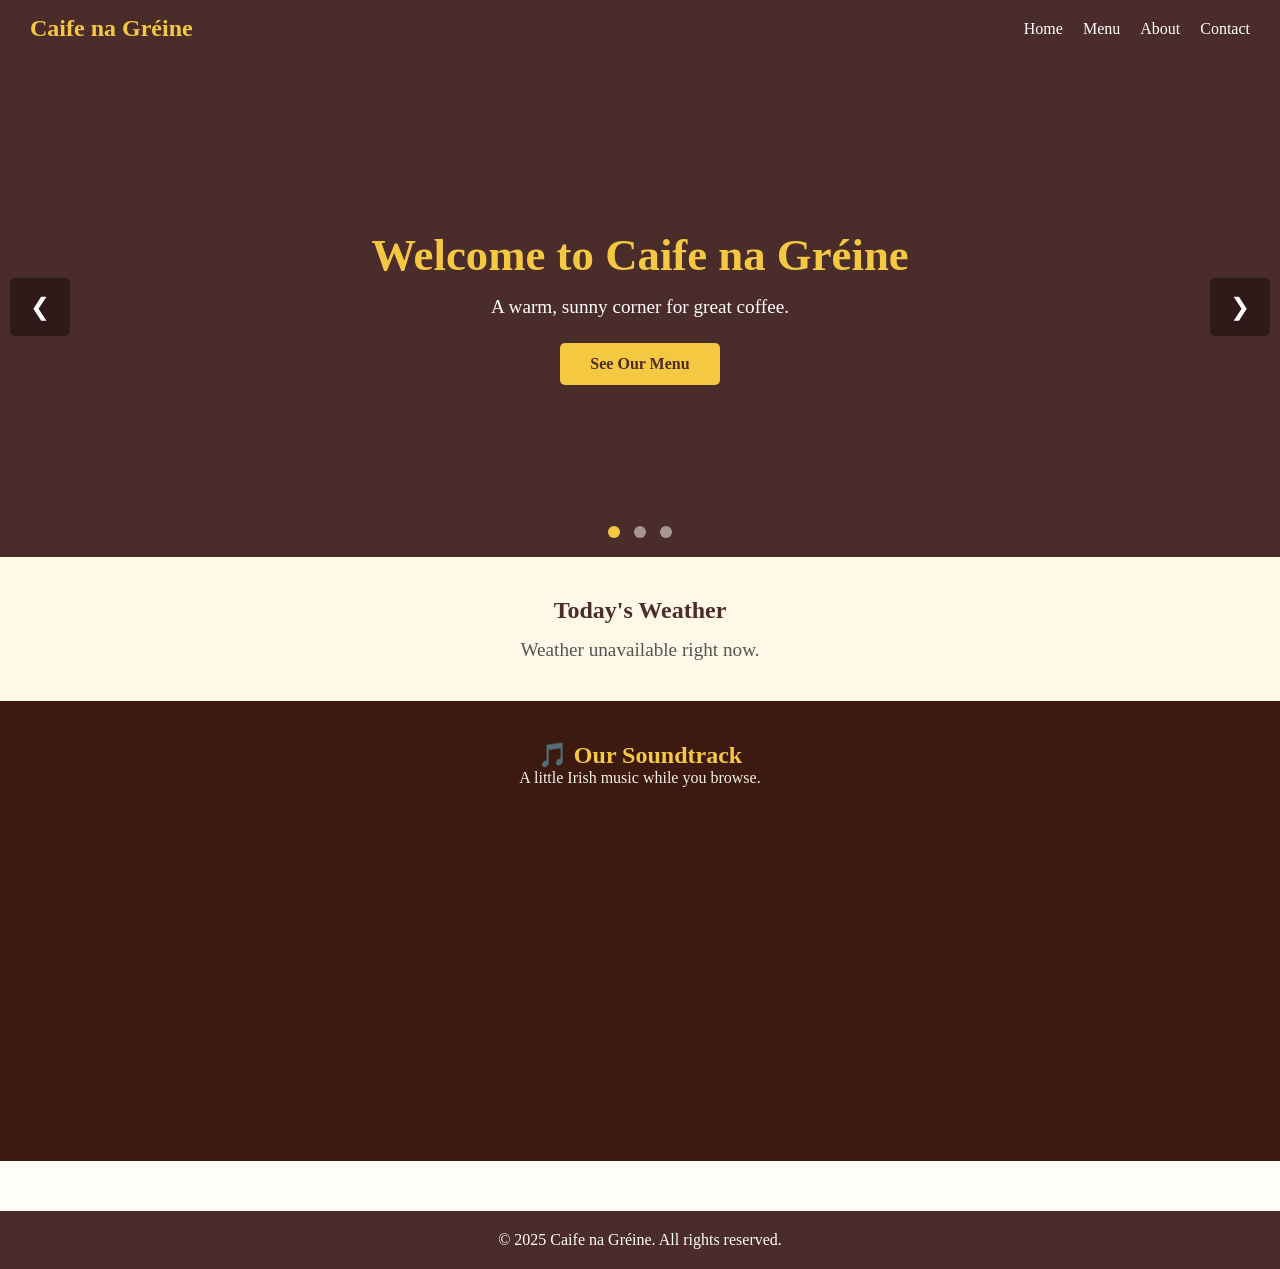
<file: index.html>
<!DOCTYPE html>
<html lang="en">
<head>
  <meta charset="UTF-8">
  <meta name="viewport" content="width=device-width, initial-scale=1.0">
  <meta name="description" content="Caife na Gréine - A warm Irish coffee shop serving fresh coffee and homemade pastries.">
  <meta name="keywords" content="coffee shop, cafe, Irish cafe, fresh coffee, Caife na Greine">
  <meta name="author" content="Caife na Gréine">
  <title>Caife na Gréine | Home</title>
  <link rel="stylesheet" href="css/style.css">
</head>
<body>
  <header>
    <nav>
      <div class="logo">Caife na Gréine</div>
      <ul>
        <li><a href="index.html">Home</a></li>
        <li><a href="menu.html">Menu</a></li>
        <li><a href="about.html">About</a></li>
        <li><a href="contact.html">Contact</a></li>
      </ul>
    </nav>
  </header>

  <!-- IMAGE SLIDER -->
  <section class="slider">
    <div class="slides">
      <div class="slide active" style="background-color: #4a2c2a;">
        <div class="slide-text">
          <h1>Welcome to Caife na Gréine</h1>
          <p>A warm, sunny corner for great coffee.</p>
          <a href="menu.html" class="btn">See Our Menu</a>
        </div>
      </div>
      <div class="slide" style="background-color: #6b3f3a;">
        <div class="slide-text">
          <h1>Freshly Brewed Every Morning</h1>
          <p>From espresso to cold brew — we've got your cup.</p>
          <a href="menu.html" class="btn">Explore Drinks</a>
        </div>
      </div>
      <div class="slide" style="background-color: #3b1f1e;">
        <div class="slide-text">
          <h1>Homemade Pastries Daily</h1>
          <p>Baked fresh every morning with love.</p>
          <a href="contact.html" class="btn">Book a Table</a>
        </div>
      </div>
    </div>
    <button class="slider-btn" id="prev">&#10094;</button>
    <button class="slider-btn" id="next">&#10095;</button>
    <div class="dots">
      <span class="dot active" data-index="0"></span>
      <span class="dot" data-index="1"></span>
      <span class="dot" data-index="2"></span>
    </div>
  </section>

  <!-- WEATHER WIDGET -->
  <section class="weather-widget">
    <h2>Today's Weather</h2>
    <div id="weather">Loading weather...</div>
  </section>

<!-- SOUNDTRACK -->
<section style="padding: 40px; text-align: center; background: #3d1a0f;">
  <h2 style="color: #f5c842;">🎵 Our Soundtrack</h2>
  <p style="color: #f5f0e8; margin-bottom: 15px;">A little Irish music while you browse.</p>
  <iframe width="560" height="315"
    src="https://www.youtube.com/embed/U5Hmwh4US6U?
    si=GAiuTHxu7kx6kAtf&amp;start=49" title="Youtube Video Player"
    frameborder="0" allow="accelerometer; autoplay; clipboard-write;
    encrypted media; gyroscope; picture-in-picture; web-share"
    referrerpolicy=strict-origin-when-cross-origin" allowfullscreen ></iframe>


</section>

<footer>
  <p>&copy; 2025 Caife na Gréine. All rights reserved.</p>
</footer>
  <script>
    // SLIDER
    var current = 0;
    var slides = document.querySelectorAll('.slide');
    var dots = document.querySelectorAll('.dot');

    function goToSlide(n) {
      slides[current].classList.remove('active');
      dots[current].classList.remove('active');
      current = (n + slides.length) % slides.length;
      slides[current].classList.add('active');
      dots[current].classList.add('active');
      document.querySelector('.slides').style.transform = 'translateX(-' + (current * 100) + '%)';
    }

    document.getElementById('prev').addEventListener('click', function() { goToSlide(current - 1); });
    document.getElementById('next').addEventListener('click', function() { goToSlide(current + 1); });
    dots.forEach(function(dot) {
      dot.addEventListener('click', function() {
        goToSlide(parseInt(this.getAttribute('data-index')));
      });
    });
    setInterval(function() { goToSlide(current + 1); }, 4000);

    // WEATHER
    fetch('https://api.open-meteo.com/v1/forecast?latitude=53.3498&longitude=-6.2603&current_weather=true')
      .then(function(r) { return r.json(); })
      .then(function(data) {
        var temp = data.current_weather.temperature;
        var wind = data.current_weather.windspeed;
        var code = data.current_weather.weathercode;
        var desc = 'Clear skies';
        if (code >= 1 && code <= 3) desc = 'Partly cloudy';
        if (code >= 45 && code <= 48) desc = 'Foggy';
        if (code >= 51 && code <= 67) desc = 'Rainy';
        if (code >= 71 && code <= 77) desc = 'Snowy';
        if (code >= 80 && code <= 82) desc = 'Showers';
        if (code >= 95) desc = 'Thunderstorms';
        document.getElementById('weather').innerHTML = '🌤️ Dublin: ' + temp + '°C — ' + desc + ' | 💨 Wind: ' + wind + ' km/h';
      })
      .catch(function() {
        document.getElementById('weather').innerText = 'Weather unavailable right now.';
      });
  </script>

</body>
</html>
</file>
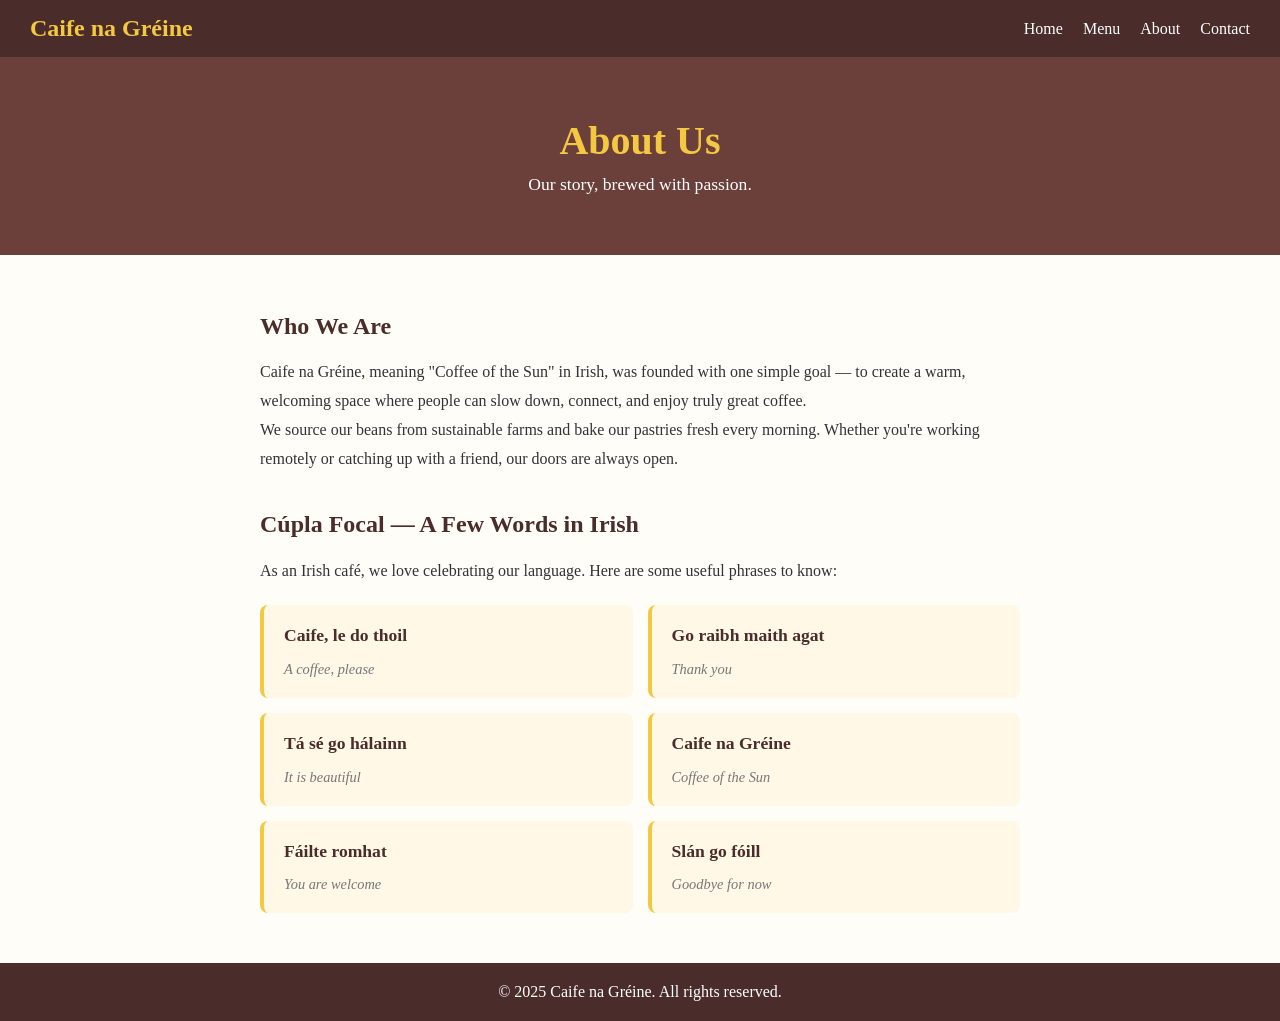
<file: about.html>
<!DOCTYPE html>
<html lang="en">
<head>
  <meta charset="UTF-8">
  <meta name="viewport" content="width=device-width, initial-scale=1.0">
  <meta name="description" content="Learn about Caife na Gréine, our story, our values and our love of great coffee.">
  <meta name="keywords" content="about us, Irish cafe, coffee shop story, Caife na Greine">
  <title>Caife na Gréine | About</title>
  <link rel="stylesheet" href="css/style.css">
</head>
<body>

  <header>
    <nav>
      <div class="logo">Caife na Gréine</div>
      <ul>
        <li><a href="index.html">Home</a></li>
        <li><a href="menu.html">Menu</a></li>
        <li><a href="about.html">About</a></li>
        <li><a href="contact.html">Contact</a></li>
      </ul>
    </nav>
  </header>

  <section class="page-hero">
    <h1>About Us</h1>
    <p>Our story, brewed with passion.</p>
  </section>

  <section class="about-content">
    <h2>Who We Are</h2>
    <p>Caife na Gréine, meaning "Coffee of the Sun" in Irish, was founded with one simple goal — to create a warm, welcoming space where people can slow down, connect, and enjoy truly great coffee.</p>
    <p>We source our beans from sustainable farms and bake our pastries fresh every morning. Whether you're working remotely or catching up with a friend, our doors are always open.</p>

  <h2>Cúpla Focal — A Few Words in Irish</h2>
    <p>As an Irish café, we love celebrating our language. Here are some useful phrases to know:</p>

    <div class="gaeilge-section">
      <div class="gaeilge-card">
        <span class="irish">Caife, le do thoil</span>
        <span class="english">A coffee, please</span>
      </div>
      <div class="gaeilge-card">
        <span class="irish">Go raibh maith agat</span>
        <span class="english">Thank you</span>
      </div>
      <div class="gaeilge-card">
        <span class="irish">Tá sé go hálainn</span>
        <span class="english">It is beautiful</span>
      </div>
      <div class="gaeilge-card">
        <span class="irish">Caife na Gréine</span>
        <span class="english">Coffee of the Sun</span>
      </div>
      <div class="gaeilge-card">
        <span class="irish">Fáilte romhat</span>
        <span class="english">You are welcome</span>
      </div>
      <div class="gaeilge-card">
        <span class="irish">Slán go fóill</span>
        <span class="english">Goodbye for now</span>
      </div>
    </div>
  </section>

  <footer>
    <p>&copy; 2025 Caife na Gréine. All rights reserved.</p>
  </footer>

  <script src="js/script.js"></script>
</body>
</html>
</file>
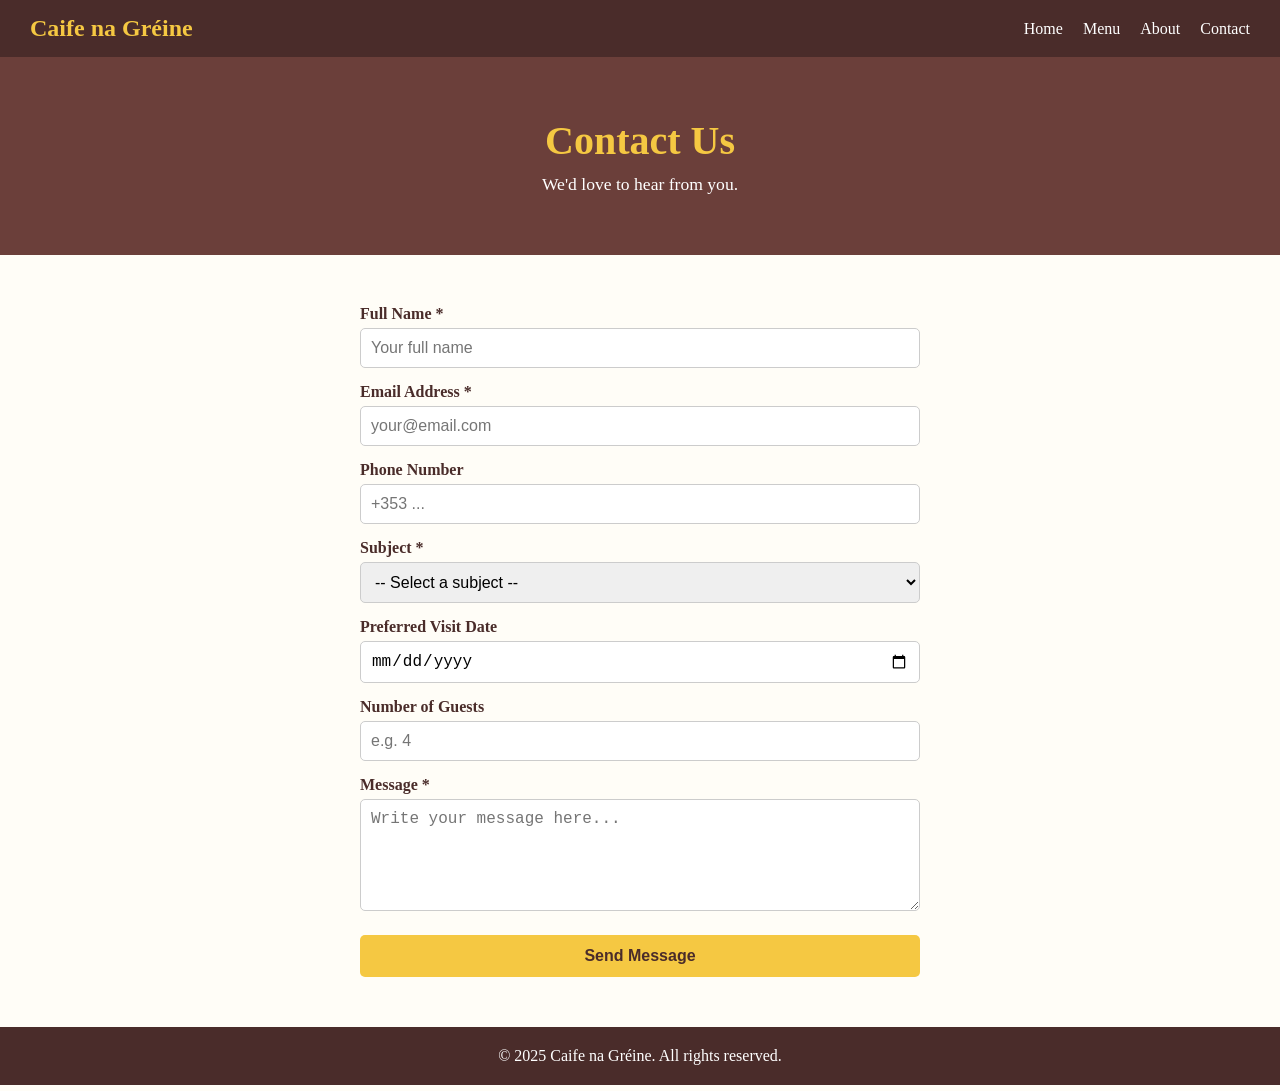
<file: contact.html>
<!DOCTYPE html>
<html lang="en">
<head>
  <meta charset="UTF-8">
  <meta name="viewport" content="width=device-width, initial-scale=1.0">
  <meta name="description" content="Contact Caife na Gréine - get in touch, make a booking or send us a message.">
  <meta name="keywords" content="contact, booking, coffee shop, Caife na Greine">
  <title>Caife na Gréine | Contact</title>
  <link rel="stylesheet" href="css/style.css">
</head>
<body>

  <header>
    <nav>
      <div class="logo">Caife na Gréine</div>
      <ul>
        <li><a href="index.html">Home</a></li>
        <li><a href="menu.html">Menu</a></li>
        <li><a href="about.html">About</a></li>
        <li><a href="contact.html">Contact</a></li>
      </ul>
    </nav>
  </header>

  <section class="page-hero">
    <h1>Contact Us</h1>
    <p>We'd love to hear from you.</p>
  </section>

  <section class="contact-section">
    <form id="contact-form">

      <label for="name">Full Name *</label>
      <input type="text" id="name" name="name" placeholder="Your full name" required>

      <label for="email">Email Address *</label>
      <input type="email" id="email" name="email" placeholder="your@email.com" required>

      <label for="phone">Phone Number</label>
      <input type="tel" id="phone" name="phone" placeholder="+353 ...">

      <label for="subject">Subject *</label>
      <select id="subject" name="subject" required>
        <option value="">-- Select a subject --</option>
        <option value="general">General Enquiry</option>
        <option value="booking">Table Booking</option>
        <option value="catering">Catering Request</option>
        <option value="feedback">Feedback</option>
      </select>

      <label for="visit-date">Preferred Visit Date</label>
      <input type="date" id="visit-date" name="visit-date">

      <label for="guests">Number of Guests</label>
      <input type="number" id="guests" name="guests" min="1" max="20" placeholder="e.g. 4">

      <label for="message">Message *</label>
      <textarea id="message" name="message" rows="5" placeholder="Write your message here..." required></textarea>

      <button type="submit" class="btn">Send Message</button>

      <p id="form-confirmation" style="display:none; color:green;">
        Thank you! Your message has been sent.
      </p>

    </form>
  </section>

  <footer>
    <p>&copy; 2025 Caife na Gréine. All rights reserved.</p>
  </footer>

  <script src="js/script.js"></script>
</body>
</html>
</file>
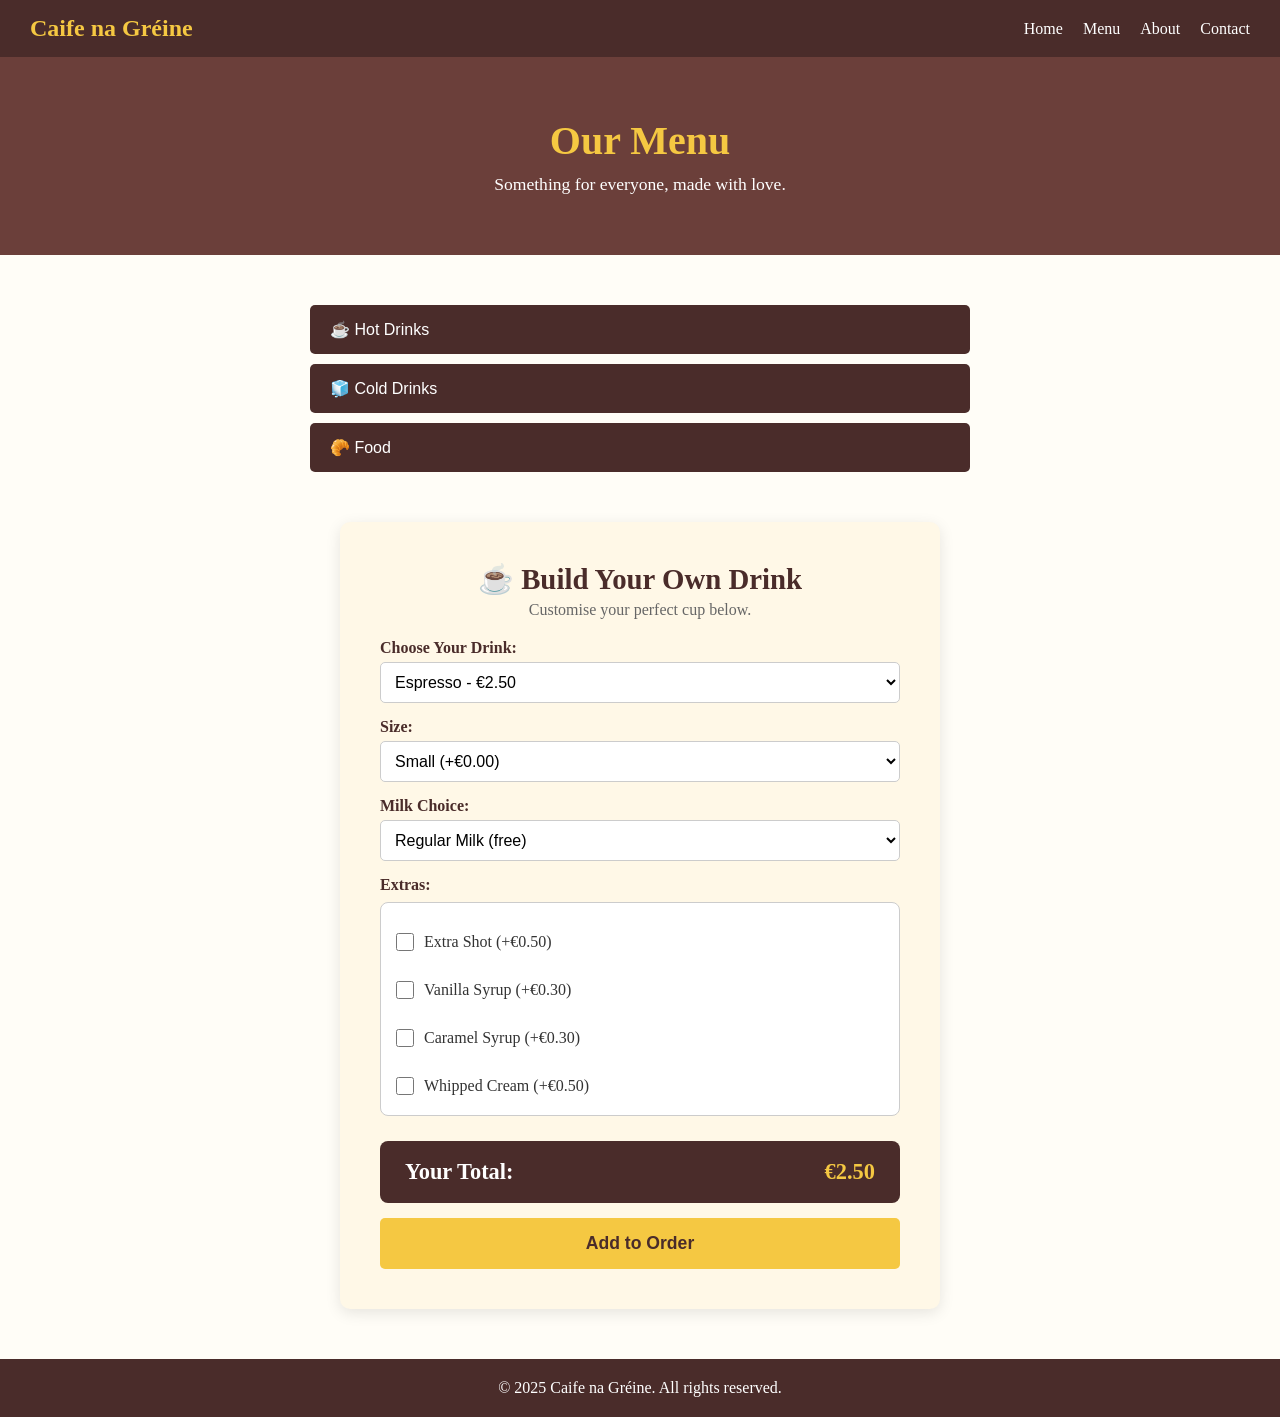
<file: menu.html>
<!DOCTYPE html>
<html lang="en">
<head>
  <meta charset="UTF-8">
  <meta name="viewport" content="width=device-width, initial-scale=1.0">
  <meta name="description" content="Caife na Gréine menu - explore our fresh coffee, teas and homemade pastries.">
  <meta name="keywords" content="coffee menu, cafe menu, pastries, Irish cafe, Caife na Greine">
  <title>Caife na Gréine | Menu</title>
  <link rel="stylesheet" href="css/style.css">
</head>
<body>

  <header>
    <nav>
      <div class="logo">Caife na Gréine</div>
      <ul>
        <li><a href="index.html">Home</a></li>
        <li><a href="menu.html">Menu</a></li>
        <li><a href="about.html">About</a></li>
        <li><a href="contact.html">Contact</a></li>
      </ul>
    </nav>
  </header>

  <section class="page-hero">
    <h1>Our Menu</h1>
    <p>Something for everyone, made with love.</p>
  </section>

  <!-- ACCORDION MENU -->
  <section class="accordion-section">

    <div class="accordion">
      <button class="accordion-btn">☕ Hot Drinks</button>
      <div class="accordion-content">
        <ul>
          <li>Espresso - €2.50</li>
          <li>Americano - €3.00</li>
          <li>Cappuccino - €3.50</li>
          <li>Latte - €3.50</li>
          <li>Irish Breakfast Tea - €2.50</li>
        </ul>
      </div>
    </div>

    <div class="accordion">
      <button class="accordion-btn">🧊 Cold Drinks</button>
      <div class="accordion-content">
        <ul>
          <li>Iced Latte - €4.00</li>
          <li>Cold Brew - €4.00</li>
          <li>Iced Matcha - €4.50</li>
          <li>Fresh Lemonade - €3.00</li>
        </ul>
      </div>
    </div>

    <div class="accordion">
      <button class="accordion-btn">🥐 Food</button>
      <div class="accordion-content">
        <ul>
          <li>Butter Croissant - €2.50</li>
          <li>Banana Bread - €3.00</li>
          <li>Scone with Jam & Cream - €3.50</li>
          <li>Toasted Sandwich - €5.50</li>
        </ul>
      </div>
    </div>

  </section>

  <!-- DRINK BUILDER -->
  <section class="drink-builder">
    <h2>☕ Build Your Own Drink</h2>
    <p>Customise your perfect cup below.</p>

    <div class="builder-form">

      <label for="drink-choice">Choose Your Drink:</label>
      <select id="drink-choice">
        <option value="2.50">Espresso - €2.50</option>
        <option value="3.00">Americano - €3.00</option>
        <option value="3.50">Cappuccino - €3.50</option>
        <option value="3.50">Latte - €3.50</option>
        <option value="4.00">Iced Latte - €4.00</option>
        <option value="4.00">Cold Brew - €4.00</option>
      </select>

      <label for="drink-size">Size:</label>
      <select id="drink-size">
        <option value="0">Small (+€0.00)</option>
        <option value="0.50">Medium (+€0.50)</option>
        <option value="1.00">Large (+€1.00)</option>
      </select>

      <label for="drink-milk">Milk Choice:</label>
      <select id="drink-milk">
        <option value="0">Regular Milk (free)</option>
        <option value="0.50">Oat Milk (+€0.50)</option>
        <option value="0.50">Almond Milk (+€0.50)</option>
        <option value="0.50">Soy Milk (+€0.50)</option>
      </select>

      <label>Extras:</label>
      <div class="extras">
        <label><input type="checkbox" class="extra" value="0.50"> Extra Shot (+€0.50)</label>
        <label><input type="checkbox" class="extra" value="0.30"> Vanilla Syrup (+€0.30)</label>
        <label><input type="checkbox" class="extra" value="0.30"> Caramel Syrup (+€0.30)</label>
        <label><input type="checkbox" class="extra" value="0.50"> Whipped Cream (+€0.50)</label>
      </div>

      <div class="total-display">
        <span>Your Total:</span>
        <span id="drink-total">€2.50</span>
      </div>

      <button class="btn" id="add-to-order">Add to Order</button>

      <div id="order-confirmation" style="display:none; color:green; margin-top:10px;">
        ✅ Added to your order! See you soon 😊
      </div>

    </div>
  </section>

  <footer>
    <p>&copy; 2025 Caife na Gréine. All rights reserved.</p>
  </footer>

  <script src="js/script.js"></script>
</body>
</html>
</file>
<file: css/style.css>
/* ===== RESET & BASE ===== */
* {
  margin: 0;
  padding: 0;
  box-sizing: border-box;
}

body {
  font-family: Georgia, serif;
  color: #333;
  background-color: #fffdf7;
}

/* ===== NAVIGATION ===== */
header {
  background-color: #4a2c2a;
  padding: 15px 30px;
  position: sticky;
  top: 0;
  z-index: 100;
}

nav {
  display: flex;
  justify-content: space-between;
  align-items: center;
}

.logo {
  color: #f5c842;
  font-size: 1.5rem;
  font-weight: bold;
}

nav ul {
  list-style: none;
  display: flex;
  gap: 20px;
}

nav ul li a {
  color: #fff;
  text-decoration: none;
  font-size: 1rem;
}

nav ul li a:hover {
  color: #f5c842;
}

/* ===== IMAGE SLIDER ===== */
.slider {
  position: relative;
  overflow: hidden;
  width: 100%;
  height: 500px;
}

.slides {
  display: flex;
  transition: transform 0.5s ease;
  height: 100%;
}

.slide {
  min-width: 100%;
  height: 500px;
  display: flex;
  justify-content: center;
  align-items: center;
  text-align: center;
  flex-shrink: 0;
  padding: 20px;
}

.slide-text h1 {
  font-size: 2.8rem;
  color: #f5c842;
  margin-bottom: 15px;
}

.slide-text p {
  font-size: 1.2rem;
  color: #fff;
  margin-bottom: 25px;
}

.slider-btn {
  position: absolute;
  top: 50%;
  transform: translateY(-50%);
  background-color: rgba(0,0,0,0.4);
  color: #fff;
  border: none;
  padding: 15px 20px;
  cursor: pointer;
  font-size: 1.5rem;
  border-radius: 5px;
  z-index: 10;
}

.slider-btn:hover {
  background-color: rgba(0,0,0,0.7);
}

#prev { left: 10px; }
#next { right: 10px; }

.dots {
  position: absolute;
  bottom: 15px;
  width: 100%;
  text-align: center;
}

.dot {
  display: inline-block;
  width: 12px;
  height: 12px;
  background-color: #fff;
  border-radius: 50%;
  margin: 0 5px;
  cursor: pointer;
  opacity: 0.5;
}

.dot.active {
  opacity: 1;
  background-color: #f5c842;
}

/* ===== WEATHER WIDGET ===== */
.weather-widget {
  text-align: center;
  padding: 40px 20px;
  background-color: #fff8e7;
}

.weather-widget h2 {
  margin-bottom: 15px;
  color: #4a2c2a;
}

#weather {
  font-size: 1.2rem;
  color: #555;
}

/* ===== PAGE HERO ===== */
.page-hero {
  background-color: #6b3f3a;
  color: #fff;
  text-align: center;
  padding: 60px 20px;
}

.page-hero h1 {
  font-size: 2.5rem;
  color: #f5c842;
  margin-bottom: 10px;
}

.page-hero p {
  font-size: 1.1rem;
}

/* ===== BUTTON ===== */
.btn {
  background-color: #f5c842;
  color: #4a2c2a;
  padding: 12px 30px;
  border: none;
  border-radius: 5px;
  font-size: 1rem;
  font-weight: bold;
  cursor: pointer;
  text-decoration: none;
  display: inline-block;
}

.btn:hover {
  background-color: #e0b030;
}

/* ===== ACCORDION ===== */
.accordion-section {
  max-width: 700px;
  margin: 50px auto;
  padding: 0 20px;
}

.accordion {
  margin-bottom: 10px;
}

.accordion-btn {
  width: 100%;
  background-color: #4a2c2a;
  color: #fff;
  padding: 15px 20px;
  border: none;
  text-align: left;
  font-size: 1rem;
  cursor: pointer;
  border-radius: 5px;
}

.accordion-btn:hover {
  background-color: #6b3f3a;
}

.accordion-content {
  display: none;
  background-color: #fff8e7;
  padding: 15px 20px;
  border-left: 4px solid #f5c842;
}

.accordion-content.open {
  display: block;
}

.accordion-content ul {
  list-style: none;
}

.accordion-content ul li {
  padding: 8px 0;
  border-bottom: 1px solid #eee;
}

/* ===== DRINK BUILDER ===== */
.drink-builder {
  max-width: 600px;
  margin: 50px auto;
  padding: 40px;
  background-color: #fff8e7;
  border-radius: 10px;
  box-shadow: 0 4px 15px rgba(0,0,0,0.1);
}

.drink-builder h2 {
  color: #4a2c2a;
  font-size: 1.8rem;
  margin-bottom: 5px;
  text-align: center;
}

.drink-builder > p {
  color: #666;
  margin-bottom: 20px;
  text-align: center;
}

.builder-form label {
  display: block;
  margin: 15px 0 5px;
  font-weight: bold;
  color: #4a2c2a;
}

.builder-form select {
  width: 100%;
  padding: 10px;
  border: 1px solid #ccc;
  border-radius: 5px;
  font-size: 1rem;
  background-color: #fff;
}

.extras {
  display: flex;
  flex-direction: column;
  gap: 10px;
  margin-top: 8px;
  background-color: #fff;
  padding: 15px;
  border-radius: 8px;
  border: 1px solid #ccc;
}

.extras label {
  font-weight: normal;
  display: flex;
  align-items: center;
  gap: 10px;
  color: #333;
  cursor: pointer;
}

.extras input[type="checkbox"] {
  width: 18px;
  height: 18px;
  cursor: pointer;
}

.total-display {
  margin-top: 25px;
  background-color: #4a2c2a;
  color: #fff;
  padding: 18px 25px;
  border-radius: 8px;
  display: flex;
  justify-content: space-between;
  font-size: 1.4rem;
  font-weight: bold;
}

#drink-total {
  color: #f5c842;
}

.drink-builder .btn {
  width: 100%;
  margin-top: 15px;
  padding: 15px;
  font-size: 1.1rem;
  text-align: center;
  display: block;
}

#order-confirmation {
  text-align: center;
  font-size: 1rem;
  margin-top: 10px;
  padding: 10px;
  background-color: #d4edda;
  border-radius: 5px;
  color: green;
}

/* ===== ABOUT ===== */
.about-content {
  max-width: 800px;
  margin: 50px auto;
  padding: 0 20px;
  line-height: 1.8;
}

.about-content h2 {
  color: #4a2c2a;
  margin: 30px 0 10px;
}

.video-container {
  margin-top: 20px;
  position: relative;
  padding-bottom: 56.25%;
  height: 0;
  overflow: hidden;
}

.video-container iframe {
  position: absolute;
  top: 0;
  left: 0;
  width: 100%;
  height: 100%;
}

/* ===== CONTACT FORM ===== */
.contact-section {
  max-width: 600px;
  margin: 50px auto;
  padding: 0 20px;
}

#contact-form label {
  display: block;
  margin: 15px 0 5px;
  font-weight: bold;
  color: #4a2c2a;
}

#contact-form input,
#contact-form select,
#contact-form textarea {
  width: 100%;
  padding: 10px;
  border: 1px solid #ccc;
  border-radius: 5px;
  font-size: 1rem;
}

#contact-form button {
  margin-top: 20px;
  width: 100%;
}

/* ===== FOOTER ===== */
footer {
  background-color: #4a2c2a;
  color: #fff;
  text-align: center;
  padding: 20px;
  margin-top: 50px;
}

/* ===== RESPONSIVE ===== */
@media (max-width: 768px) {
  nav {
    flex-direction: column;
    gap: 10px;
  }

  nav ul {
    flex-direction: column;
    align-items: center;
    gap: 10px;
  }

  .slide-text h1 {
    font-size: 1.8rem;
  }

  .drink-builder {
    margin: 30px 15px;
    padding: 25px;
  }
}

@media (max-width: 480px) {
  .slide-text h1 {
    font-size: 1.4rem;
  }

  .slide-text p {
    font-size: 0.95rem;
  }

  .accordion-btn {
    font-size: 0.9rem;
  }
}
/* ===== GAEILGE SECTION ===== */
.gaeilge-section {
  display: grid;
  grid-template-columns: repeat(2, 1fr);
  gap: 15px;
  margin-top: 20px;
}

.gaeilge-card {
  background-color: #fff8e7;
  border-left: 4px solid #f5c842;
  border-radius: 8px;
  padding: 15px 20px;
  display: flex;
  flex-direction: column;
  gap: 5px;
}

.irish {
  font-size: 1.1rem;
  font-weight: bold;
  color: #4a2c2a;
}

.english {
  font-size: 0.9rem;
  color: #777;
  font-style: italic;
}

@media (max-width: 600px) {
  .gaeilge-section {
    grid-template-columns: 1fr;
  }
}
.error-border { border: 2px solid red !important; }
</file>
